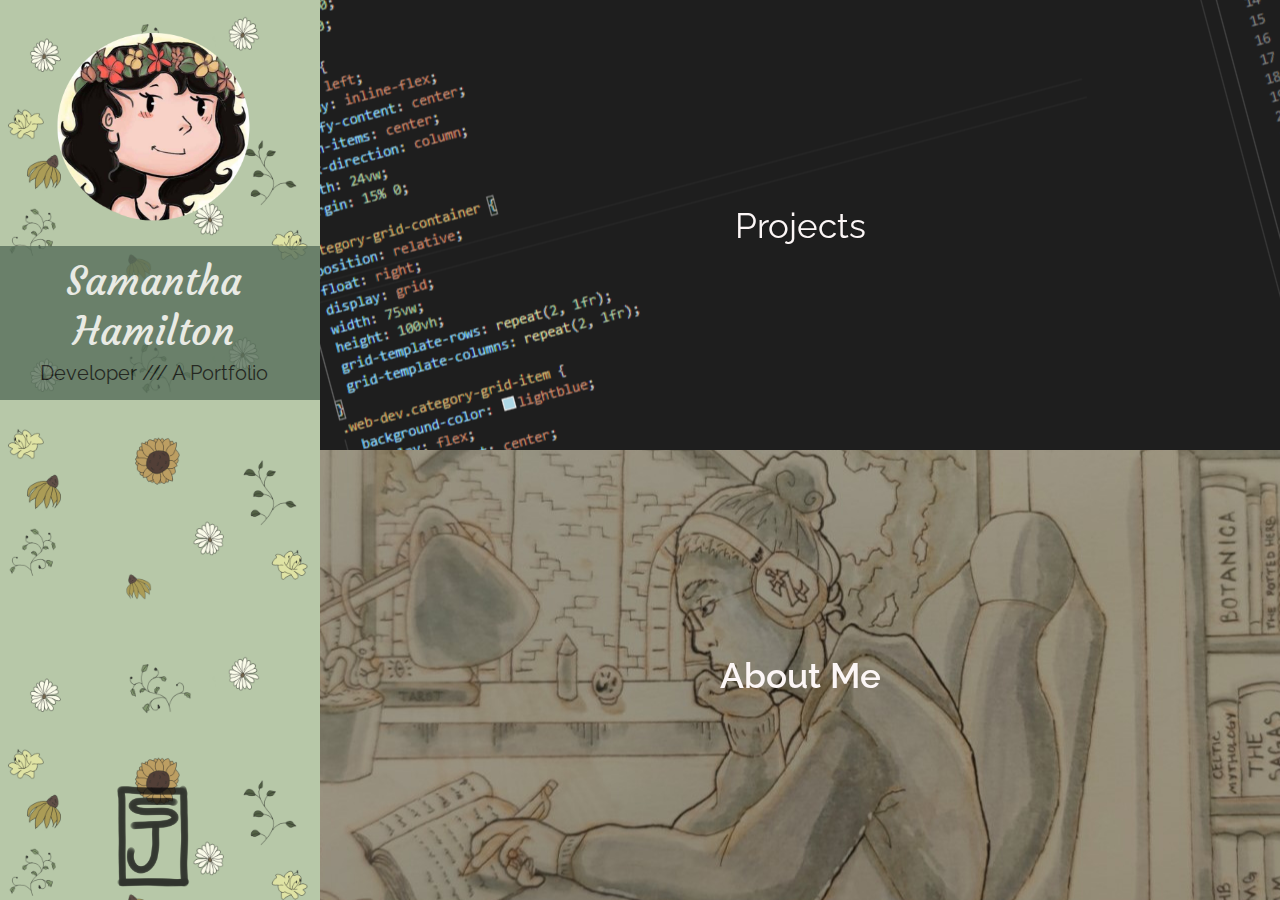
<file: index.html>
<!DOCTYPE html>
<html lang="eng">
  <head>
    <link rel="stylesheet" href="css/stylesheet.css" />
    <link rel="preconnect" href="https://fonts.googleapis.com" />
    <link rel="preconnect" href="https://fonts.gstatic.com" crossorigin />
    <link
      href="https://fonts.googleapis.com/css2?family=Raleway&display=swap"
      rel="stylesheet"
    />
    <link rel="preconnect" href="https://fonts.googleapis.com" />
    <link rel="preconnect" href="https://fonts.gstatic.com" crossorigin />
    <link
      href="https://fonts.googleapis.com/css2?family=Yellowtail&display=swap"
      rel="stylesheet"
    />
    <link rel="preconnect" href="https://fonts.googleapis.com" />
    <link rel="preconnect" href="https://fonts.gstatic.com" crossorigin />
    <link
      href="https://fonts.googleapis.com/css2?family=Courgette&display=swap"
      rel="stylesheet"
    />
  </head>

  <body>
    <div class="sidebar">
      <a href="index.html"><div class="icon-pic sidebar-item"></div></a>
      <div class="sidebar-text">
        <a href="index.html" style="text-decoration: none"
          ><p class="sidebar-item title" style="background: none">
            Samantha Hamilton
          </p></a
        >
        <p class="sidebar-item desc" style="background: none">
          Developer /// A Portfolio
        </p>
      </div>
      <img class="logo" src="img/sj_logo.png" />
    </div>

    <!-- Nav Grid -->
    <div class="category-grid-container">
      <!-- Projects -->
      <a href="web-dev.html" class="web-dev category-grid-item"
        ><p style="background: none">Projects</p></a
      >
      <!-- About Me -->
      <a href="about.html" class="about-me category-grid-item"
        ><p style="background: none">About Me</p></a
      >
    </div>
  </body>
</html>
</file>
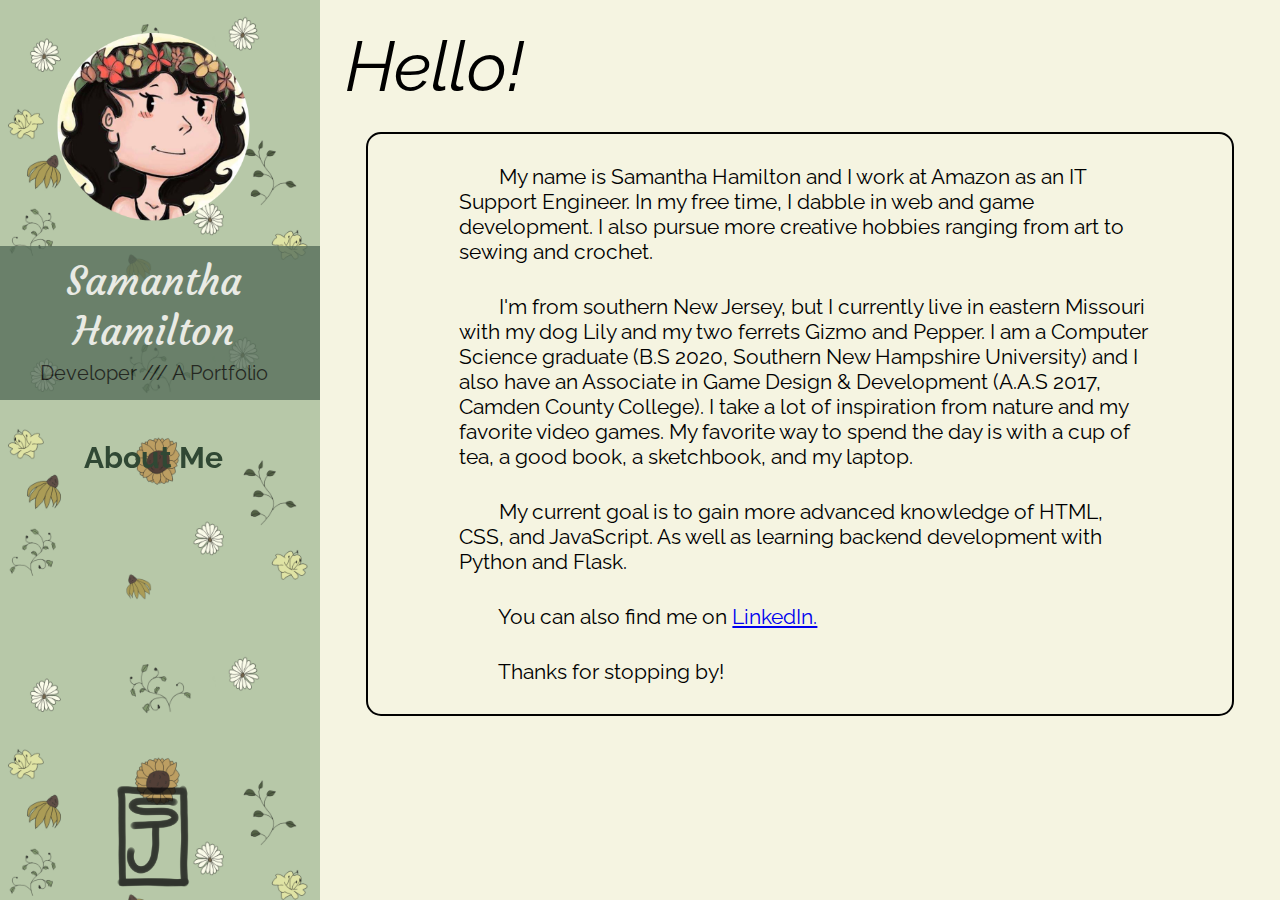
<file: about.html>
<!DOCTYPE html>
<html lang="eng">
  <head>
    <link rel="stylesheet" href="css/stylesheet.css" />
    <link rel="preconnect" href="https://fonts.googleapis.com" />
    <link rel="preconnect" href="https://fonts.gstatic.com" crossorigin />
    <link
      href="https://fonts.googleapis.com/css2?family=Raleway:wght@400;600&display=swap"
      rel="stylesheet"
    />
    <link rel="preconnect" href="https://fonts.googleapis.com" />
    <link rel="preconnect" href="https://fonts.gstatic.com" crossorigin />
    <link
      href="https://fonts.googleapis.com/css2?family=Yellowtail&display=swap"
      rel="stylesheet"
    />
    <link rel="preconnect" href="https://fonts.googleapis.com" />
    <link rel="preconnect" href="https://fonts.gstatic.com" crossorigin />
    <link
      href="https://fonts.googleapis.com/css2?family=Courgette&display=swap"
      rel="stylesheet"
    />
  </head>

  <body>
    <div class="sidebar">
      <a href="index.html"><div class="icon-pic sidebar-item"></div></a>
      <div class="sidebar-text">
        <a href="index.html" style="text-decoration: none"
          ><p class="sidebar-item title" style="background: none">
            Samantha Hamilton
          </p></a
        >
        <p class="sidebar-item desc" style="background: none">
          Developer /// A Portfolio
        </p>
      </div>
      <h3 class="sidebar-item aboutme">About Me</h3>
      <img class="logo" src="img/sj_logo.png" />
    </div>

    <section class="about">
      <p class="about-text-header">
        Hello!
      </p>
      
      <div class="about-div">
        <p class="about-text start">
          &nbsp; &nbsp; &nbsp; &nbsp; My name is Samantha Hamilton and I work at
          Amazon as an IT Support Engineer. In my free time, I dabble in web and game development. 
          I also pursue more creative hobbies ranging from art to sewing and crochet.
        </p>
        <br />

        <p class="about-text">
          &nbsp; &nbsp; &nbsp; &nbsp; I'm from southern New Jersey, but I currently 
          live in eastern Missouri with my dog Lily and my two ferrets Gizmo and Pepper. 
          I am a Computer Science graduate (B.S 2020, Southern New Hampshire University) and I
          also have an Associate in Game Design & Development (A.A.S 2017, Camden
          County College). I take a lot of inspiration from nature and my favorite
          video games. My favorite way to spend the day is with a cup of tea, a
          good book, a sketchbook, and my laptop.
        </p>
        <br />

        <p class="about-text">
          &nbsp; &nbsp; &nbsp; &nbsp; My current goal is to gain more advanced knowledge of HTML, 
          CSS, and JavaScript. As well as learning backend development with Python and Flask.
        </p>
        <br />

        <p class="about-text">
          &nbsp; &nbsp; &nbsp; &nbsp; You can also find me on <a href="https://www.linkedin.com/in/samantha-hamilton-85427a103/">LinkedIn.</a>
        </p>
        <br />

        <p class="about-text">
          &nbsp; &nbsp; &nbsp; &nbsp; Thanks for stopping by!
        </p>
      </div>
      <br />
    </section>
  </body>
</html>
</file>
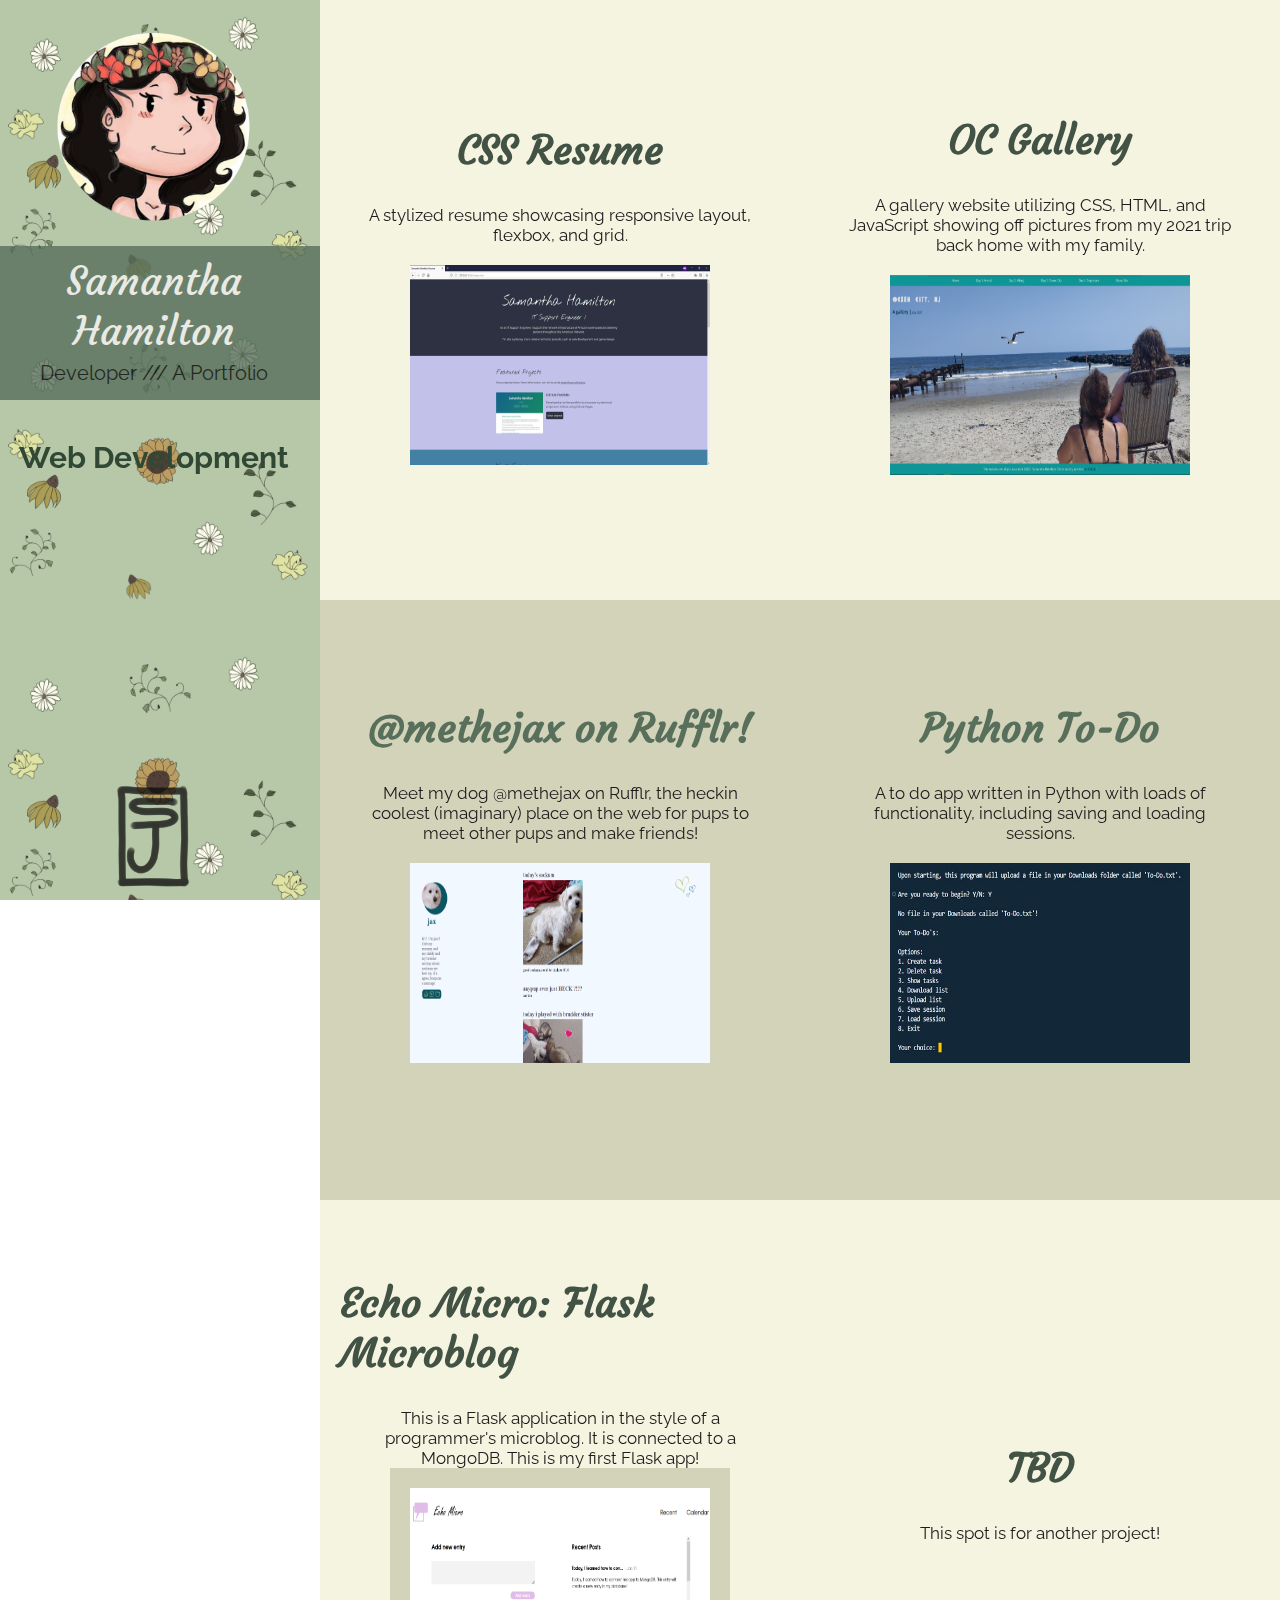
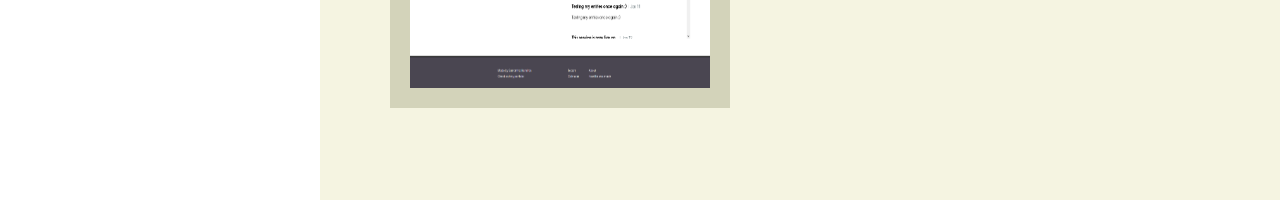
<file: web-dev.html>
<!DOCTYPE html>
<html lang="eng">
  <head>
    <link rel="stylesheet" href="css/stylesheet.css" />
    <link rel="preconnect" href="https://fonts.googleapis.com" />
    <link rel="preconnect" href="https://fonts.gstatic.com" crossorigin />
    <link
      href="https://fonts.googleapis.com/css2?family=Raleway&display=swap"
      rel="stylesheet"
    />
    <link rel="preconnect" href="https://fonts.googleapis.com" />
    <link rel="preconnect" href="https://fonts.gstatic.com" crossorigin />
    <link
      href="https://fonts.googleapis.com/css2?family=Yellowtail&display=swap"
      rel="stylesheet"
    />
    <link rel="preconnect" href="https://fonts.googleapis.com" />
    <link rel="preconnect" href="https://fonts.gstatic.com" crossorigin />
    <link
      href="https://fonts.googleapis.com/css2?family=Courgette&display=swap"
      rel="stylesheet"
    />
  </head>

  <body>
    <div class="sidebar">
      <a href="index.html"><div class="icon-pic sidebar-item"></div></a>
      <div class="sidebar-text">
        <a href="index.html" style="text-decoration: none"
          ><p class="sidebar-item title" style="background: none">
            Samantha Hamilton
          </p></a
        >
        <p class="sidebar-item desc" style="background: none">
          Developer /// A Portfolio
        </p>
      </div>
      <h3 class="sidebar-item web-dev">Web Development</h3>
      <img class="logo" src="img/sj_logo.png" />
    </div>

    <div class="projects-grid-container">
      <div class="project-item">
        <a class="project-title" href="https://shamiltonc.github.io/cssResume/"
          ><h2 class="project-title-text" style="background: none">
            CSS Resume
          </h2></a
        >
        <p class="project-description" style="background: none">
          A stylized resume showcasing responsive layout, flexbox, and grid.
        </p>
          <img
            class="project-img"
            src="img/Github_CSSresume.PNG"
            alt="Thumbnail of my CSS resume..."
            width="300"
            height="200"
          />
        <!-- <a href="https://shamiltonc.github.io/cssResume/">Check it out!</a> -->
      </div>

      <div class="project-item">
        <a class="project-title" href="https://shamiltonc.github.io/ocGallery/"
          ><h2 class="project-title-text" style="background: none">
            OC Gallery
          </h2></a
        >
        <p class="project-description" style="background: none">
          A gallery website utilizing CSS, HTML, and JavaScript showing off
          pictures from my 2021 trip back home with my family.
        </p>
        <img
          style="text-decoration: none"
          class="project-img"
          src="img/ocGallery_Thumbnail.PNG"
          alt="Thumbnail of my OC Gallery website."
          width="300"
          height="200"
        />
        <!-- <a href="https://shamiltonc.github.io/ocGallery/">Check it out!</a> -->
      </div>

      <div class="project-item-odd">
        <a
          class="project-title-odd"
          href="https://shamiltonc.github.io/methejax/"
          ><h2 class="project-title-text" style="background: none">
            @methejax on Rufflr!
          </h2></a
        >
        <p class="project-description" style="background: none">
          Meet my dog @methejax on Rufflr, the heckin coolest (imaginary) place
          on the web for pups to meet other pups and make friends!
        </p>
        <img
          class="project-img-odd"
          src="img/methejax_preview.PNG"
          alt="Thumbnail of @methejax's Rufflr profile."
          width="300"
          height="200"
        />
        <!-- <a href="https://shamiltonc.github.io/methejax/">Check it out!</a> -->
        <br />
      </div>

      <div class="project-item-odd">
        <a class="project-title-odd" href="https://github.com/shamiltonc/python-todo"
          ><h2 class="project-title-text" style="background: none">Python To-Do</h2></a
        >
        <p class="project-description" style="background: none">
          A to do app written in Python with loads of functionality, including saving and
          loading sessions.
        </p>
        <img
        class="project-img-odd"
        src="img/ToDoIcon.jpg"
        alt="Thumbnail of my Python todo application."
        width="300"
        height="200"
      />
        <!-- <a href="https://shamiltonc.github.io/methejax/">Check it out!</a> -->
        <br />
      </div>

      <div class="project-item">
        <a class="project-title" href="https://echo-micro.onrender.com/"
          ><h2 class="project-title-text" style="background: none">Echo Micro: Flask Microblog</h2></a
        >
        <p class="project-description" style="background: none">
          This is a Flask application in the style of a programmer's microblog. It is connected to a MongoDB. This is my first Flask app!
        </p>
        <img
        class="project-img-odd"
        src="img/echomicro_preview.PNG"
        alt="Thumbnail of my Python todo application."
        width="300"
        height="200"
      />
        <!-- <a href="https://shamiltonc.github.io/methejax/">Check it out!</a> -->
        <br />
      </div>

      <div class="project-item">
        <a class="project-title" href="#"
          ><h2 class="project-title-text" style="background: none">TBD</h2></a
        >
        <p class="project-description" style="background: none">
          This spot is for another project!
        </p>
        <!-- <a href="https://shamiltonc.github.io/methejax/">Check it out!</a> -->
        <br />
      </div>
    </div>
  </body>
</html>
</file>
<file: css/stylesheet.css>
* {
  padding: 0;
  margin: 0;
  font-family: "Raleway", sans-serif;
  /* background-color: rgb(216, 216, 216); */
}
body {
  /* background-color: none; */
  background-image: url("../img/booger-bg-small.png");
  background-size: 25%;
  background-attachment: fixed;
}
/* Profile pic styles */
.icon-pic {
  float: left;
  position: relative;
  width: 200px;
  height: 200px;
  background-image: url("../img/icon-art.png");
  background-size: cover;
  margin: 0;
}
.icon-pic:hover {
  background-image: url("../img/icon-pic.png");
}
/* Sidebar styles */
.sidebar {
  position: fixed;
  float: left;
  display: inline-flex;
  justify-content: center;
  align-items: center;
  flex-direction: column;
  width: 24vw;
  margin: 2% 0;
}
.sidebar-text {
  background-color: rgb(87, 111, 91);
  width: 24vw;
  padding: 10px 30px;
  margin: 20px 0;
  text-align: center;
  opacity: 0.8;
}
.sidebar-item.title {
  color: rgb(245, 243, 243);
  text-decoration: none;
  font-family: "Courgette", cursive;
  font-size: 40px;
}
.sidebar-item.desc {
  font-size: 20px;
  padding: 5px 0;
}
.sidebar-item.web-dev {
  font-size: 30px;
  padding: 20px 0 0 0;
  color: rgb(48, 72, 52);
}
.sidebar-item.aboutme {
  font-size: 30px;
  padding: 20px 0 0 0;
  color: rgb(48, 72, 52);
}
.logo {
  width: 6%;
  opacity: 0.8;
  position: fixed;
  bottom: 10px;
}
/* Category grid styles */
.category-grid-container {
  position: relative;
  float: right;
  display: grid;
  width: 75vw;
  height: 100vh;
  grid-template-rows: repeat(2, 1fr);
  grid-template-columns: repeat(1, 1fr);
}
/* Project item styles */
.web-dev.category-grid-item {
  background-image: url("../img/web-dev.png");
  background-position: left;
  background-color: none;
  display: flex;
  justify-content: center;
  align-items: center;
  text-decoration: none;
  color: rgb(252, 246, 246);
  font-size: 35px;
}
.web-dev.category-grid-item:hover {
  color: rgb(197, 191, 109);
  font-size: 35px;
}
/* About Me item styles */
.about-me.category-grid-item {
  background-image: url("../img/lofi-sam-edit.jpg");
  background-position: center;
  text-align: center;
  display: flex;
  justify-content: center;
  align-items: center;
  text-decoration: none;
  color: rgb(252, 246, 246);
  font-size: 35px;
  font-weight: 600;
}
.about-me.category-grid-item:hover {
  color: rgb(197, 191, 109);
  font-size: 35px;
}
/* Projects grid */
.projects-grid-container {
  position: relative;
  float: right;
  display: grid;
  width: 75vw;
  height: 200vh;
  font-size: 20px;
  /* padding: 15px 0; */
  grid-template-rows: repeat(2, 1fr);
  grid-template-columns: repeat(2, 1fr);
  grid-auto-rows: 1fr;
  grid-auto-columns: 1fr;
  /* background-color: rgb(216, 216, 216); */
}
.project-item {
  display: flex;
  flex: 0 0 auto;
  flex-direction: column;
  /* padding: 10px; */
  background-color: rgb(245, 244, 225);
  align-items: center;
  justify-content: center;
  /* border: solid #b7c8a8 2px; */
}
.project-item-odd {
  display: flex;
  flex: 0 0 auto;
  flex-direction: column;
  /* padding: 10px; */
  background-color: rgb(211, 211, 186);
  align-items: center;
  justify-content: center;
  /* border: solid #b7c8a8 2px; */
}
.project-title {
  text-decoration: none;
  margin: 0;
  padding: 10px 20px;
  background-color: rgb(245, 244, 225);
  color: rgb(66, 82, 68);
}
.project-title-odd {
  text-decoration: none;
  margin: 0;
  padding: 10px 20px;
  background-color: rgb(211, 211, 186);
  color: rgb(87, 111, 91);
}
.project-title:hover {
  color: rgb(160, 172, 142);
}
.project-title-odd:hover {
  color: rgb(233, 238, 230);
}
.project-title-text {
  font-family: "Courgette", cursive;
  font-size: 40px;
}
.project-description {
  padding: 20px 0 0 0;
  text-align: center;
  color: rgb(28, 28, 28);
  font-size: 17px;
  max-width: 80%;
}
.project-img {
  padding: 20px;
  background-color: rgb(245, 244, 225);
}
.project-img-odd {
  padding: 20px;
  background-color: rgb(211, 211, 186);
}
/* About page styles */
.about {
  position: relative;
  width: 75vw;
  height: 100vh;
  float: right;
  font-size: 21px;
  text-align: left;
  background-color: rgb(245, 244, 225);
}
.about-text.start {
  padding: 30px 20px 0 30px;
}
.about-text {
  padding: 5px 20px 0 30px;
  width: 80%;
  margin: auto;
}
.about-div {
  border: 2px solid black;
  border-radius: 15px;
  width: 90%;
  margin: auto;
  padding: 0 0 30px 0;
}
.about-text-header {
  font-size: 70px;
  font-style: italic;
  padding: 5px;
  margin: 20px;
}
</file>
